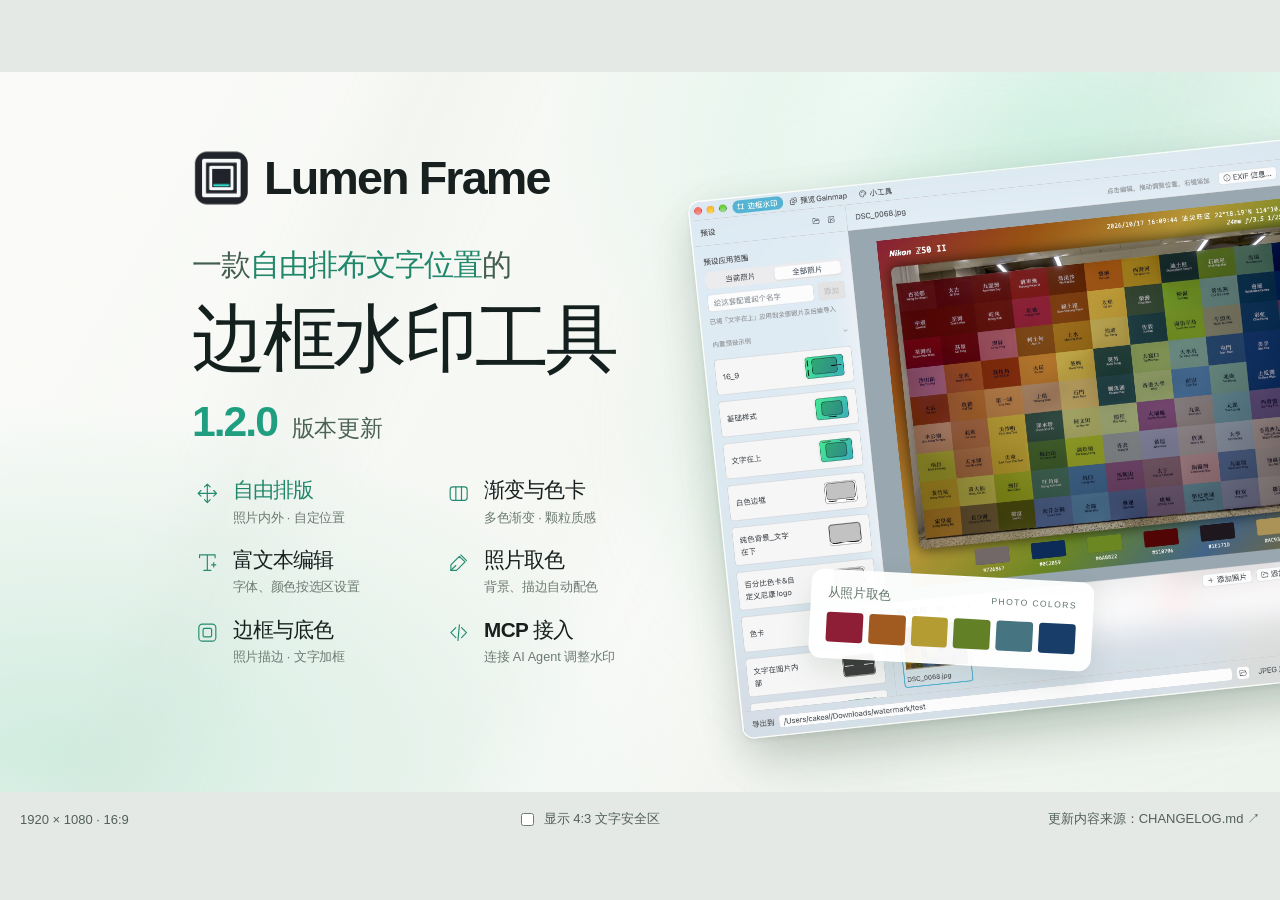
<file: website/covers/lumen-frame-1.2.0.html>
<!doctype html>
<html lang="zh-CN">
<head>
  <meta charset="utf-8">
  <meta name="viewport" content="width=device-width, initial-scale=1">
  <meta name="color-scheme" content="light">
  <title>Lumen Frame 1.2.0 · 版本更新封面</title>
  <style>
    :root {
      font-family: -apple-system, BlinkMacSystemFont, "Helvetica Neue", "PingFang SC", "Microsoft YaHei", sans-serif;
      color: #17201f;
      background: #e4e9e6;
      font-synthesis: none;
    }
    * { box-sizing: border-box; }
    body { margin: 0; min-height: 100svh; display: grid; place-content: center; gap: 18px; }
    .preview { position: relative; width: min(100vw, 1600px); aspect-ratio: 16 / 9; overflow: hidden; }
    .cover {
      position: absolute; width: 1920px; height: 1080px; overflow: hidden;
      isolation: isolate; transform-origin: top left;
      background:
        radial-gradient(ellipse at 84% 9%, #d5f3e7 0, transparent 36%),
        radial-gradient(ellipse at 4% 94%, #d1ece0 0, transparent 36%),
        linear-gradient(120deg, #fafbf8 4%, #f5f7f3 55%, #edf3ed 100%);
    }
    .cover::before {
      content: ""; position: absolute; z-index: -1; inset: -350px; opacity: .47;
      background: linear-gradient(121deg, transparent 31%, #b7c6bd30 34%, transparent 39%,
        transparent 49%, #ffffffd9 53%, transparent 60%, #b1c0b730 66%, transparent 71%);
      filter: blur(27px); transform: rotate(-6deg);
    }
    .halo { position: absolute; z-index: -1; top: 156px; left: 1040px; width: 960px; height: 780px; border-radius: 50%; background: #b6ddc77a; filter: blur(80px); }
    /* The 1440px text-safe region is centered in the 1920px canvas. */
    .copy { position: absolute; z-index: 3; top: 115px; left: 288px; width: 730px; }
    .brand { display: flex; align-items: center; gap: 20px; }
    .brand img { display: block; width: 88px; height: 88px; }
    .brand-name { font-size: 70px; font-weight: 700; letter-spacing: -2.8px; }
    .headline { margin: 12px 0 0; font-size: 111px; line-height: 1.2; font-weight: 850; letter-spacing: -5px; color: #14201d; white-space: nowrap; }
    .layout-promise { margin: 54px 0 0; color: #435e51; font-size: 45px; line-height: 1.45; font-weight: 550; letter-spacing: -1.5px; white-space: nowrap; }
    .layout-promise strong { color: #20876b; font-weight: 750; }
    .release { display: flex; align-items: baseline; gap: 22px; margin: 22px 0 0; }
    .version { font-size: 64px; font-weight: 760; letter-spacing: -3px; line-height: 1.1; color: #209f80; font-variant-numeric: lining-nums tabular-nums; }
    .release-label { color: #4b6257; font-size: 35px; font-weight: 600; letter-spacing: -1px; }
    .features { display: grid; grid-template-columns: 1fr 1fr; gap: 28px 24px; margin: 47px 0 0; padding: 0; list-style: none; }
    .feature { display: flex; align-items: flex-start; gap: 15px; min-width: 0; }
    .feature-icon { flex: none; display: grid; place-items: center; width: 46px; height: 46px; margin-top: 2px; color: #248b70; }
    .feature-icon svg { display: block; width: 34px; height: 34px; fill: none; stroke: currentColor; stroke-width: 1.65; stroke-linecap: round; stroke-linejoin: round; }
    .feature h2 { margin: 0; font-size: 31px; font-weight: 650; line-height: 1.35; letter-spacing: -.8px; white-space: nowrap; }
    .feature--accent h2 { color: #20876b; }
    .feature p { margin: 6px 0 0; color: #6c7a73; font-size: 19px; font-weight: 450; line-height: 1.5; white-space: nowrap; }
    .product { position: absolute; z-index: 1; top: 134px; left: 1070px; width: 1250px; margin: 0; transform: rotate(-6deg); transform-origin: 45% 50%; }
    .product::before { content: ""; position: absolute; inset: 40px 45px -26px 20px; border-radius: 32px; background: #667c6b38; filter: blur(35px); }
    .product img { position: relative; display: block; width: 100%; height: auto; border: 2px solid #ffffffd9; border-radius: 17px; box-shadow: 0 25px 65px #20392c25, 0 4px 8px #20392c12; }
    .palette { position: absolute; z-index: 2; top: 755px; left: 1215px; width: 424px; padding: 21px 24px 24px; border: 1px solid #ffffffed; border-radius: 19px; background: #fffffff2; box-shadow: 0 18px 45px #284d3320; transform: rotate(3deg); }
    .palette-label { display: flex; justify-content: space-between; align-items: center; margin-bottom: 16px; color: #607568; font-size: 19px; font-weight: 500; }
    .palette-label span:last-child { font-size: 13px; letter-spacing: 2px; }
    .swatches { display: flex; gap: 9px; }
    .swatches span { flex: 1; height: 45px; border-radius: 5px; background: var(--color); }
    .safe-area { display: none; position: absolute; z-index: 10; inset: 0 240px; border-inline: 2px dashed #db4b84; background: #ec79a105; pointer-events: none; }
    .safe-area::before { content: "中央 4:3 · 主要文字安全区"; position: absolute; top: 18px; left: 20px; padding: 6px 12px; background: #fff; color: #bb326b; font-size: 19px; }
    .show-safe .safe-area { display: block; }
    .tools { display: flex; align-items: center; justify-content: space-between; gap: 20px; padding-inline: 20px; color: #526059; font-size: 13px; }
    .tools label { display: inline-flex; align-items: center; gap: 7px; cursor: pointer; }
    .tools input { accent-color: #209f80; }
    .tools a { color: inherit; text-decoration: none; }
    .tools a:hover { text-decoration: underline; }
    .export body { min-height: 0; display: block; background: white; }
    .export .preview { width: 1920px; height: 1080px; }
    .export .tools { display: none; }
    @media (max-width: 640px) { .tools { font-size: 11px; gap: 12px; padding-inline: 12px; } .source-link { display: none; } }
    @media print { @page { size: 1920px 1080px; margin: 0; } body { display: block; } .preview { width: 1920px; height: 1080px; } .tools { display: none; } .cover { transform: none !important; } }
  </style>
</head>
<body>
  <div class="preview" id="preview">
    <main class="cover" id="cover" aria-label="Lumen Frame 1.2.0 版本更新视频封面">
      <div class="halo" aria-hidden="true"></div>
      <section class="copy">
        <div class="brand"><img src="../../assets/app-icon/LumenFrame.iconset/icon_128x128@2x.png" width="88" height="88" alt="Lumen Frame 图标"><span class="brand-name">Lumen Frame</span></div>
        <p class="layout-promise">一款<strong>自由排布文字位置</strong>的</p>
        <h1 class="headline">边框水印工具</h1>
        <p class="release"><span class="version">1.2.0</span><span class="release-label">版本更新</span></p>
        <!-- Content is summarized from the 1.2.0 section of CHANGELOG.md. -->
        <ul class="features">
          <li class="feature feature--accent"><span class="feature-icon" aria-hidden="true"><svg viewBox="0 0 32 32"><path d="M16 3v26M3 16h26M12 7l4-4 4 4M12 25l4 4 4-4M7 12l-4 4 4 4m18-8 4 4-4 4"/></svg></span><div><h2>自由排版</h2><p>照片内外 · 自定位置</p></div></li>
          <li class="feature"><span class="feature-icon" aria-hidden="true"><svg viewBox="0 0 32 32"><rect x="4" y="7" width="24" height="19" rx="4"/><path d="M12 7v19m8-19v19"/></svg></span><div><h2>渐变与色卡</h2><p>多色渐变 · 颗粒质感</p></div></li>
          <li class="feature"><span class="feature-icon" aria-hidden="true"><svg viewBox="0 0 32 32"><path d="M5 9V5h22v4M16 5v22m-5 0h10m1-8h6m-3-3v6"/></svg></span><div><h2>富文本编辑</h2><p>字体、颜色按选区设置</p></div></li>
          <li class="feature"><span class="feature-icon" aria-hidden="true"><svg viewBox="0 0 32 32"><path d="m19 5 8 8M17 7l8 8-12 12H5v-8Z"/><path d="m5 27 7-7"/></svg></span><div><h2>照片取色</h2><p>背景、描边自动配色</p></div></li>
          <li class="feature"><span class="feature-icon" aria-hidden="true"><svg viewBox="0 0 32 32"><rect x="4" y="4" width="24" height="24" rx="5"/><rect x="10" y="10" width="12" height="12" rx="2"/></svg></span><div><h2>边框与底色</h2><p>照片描边 · 文字加框</p></div></li>
          <li class="feature"><span class="feature-icon" aria-hidden="true"><svg viewBox="0 0 32 32"><path d="m12 9-7 7 7 7m8-14 7 7-7 7m-3-18-2 22"/></svg></span><div><h2>MCP 接入</h2><p>连接 AI Agent 调整水印</p></div></li>
        </ul>
      </section>
      <figure class="product"><img src="../../pics/main_page.jpg" width="3072" height="1990" alt="Lumen Frame 1.2.0 实际界面，展示照片取色、渐变背景与色卡水印"></figure>
      <aside class="palette" aria-label="照片代表色示意"><div class="palette-label"><span>从照片取色</span><span>PHOTO COLORS</span></div><div class="swatches" aria-hidden="true"><span style="--color:#8e1e36"></span><span style="--color:#a15a1f"></span><span style="--color:#b49b32"></span><span style="--color:#628126"></span><span style="--color:#477481"></span><span style="--color:#183d68"></span></div></aside>
      <div class="safe-area" aria-hidden="true"></div>
    </main>
  </div>
  <nav class="tools" aria-label="封面预览工具"><span>1920 × 1080 · 16:9</span><label><input type="checkbox" id="safe-toggle">显示 4:3 文字安全区</label><a class="source-link" href="../../CHANGELOG.md">更新内容来源：CHANGELOG.md ↗</a></nav>
  <script>
    const preview = document.getElementById('preview');
    const cover = document.getElementById('cover');
    const safeToggle = document.getElementById('safe-toggle');
    const params = new URLSearchParams(location.search);
    if (params.has('export')) document.documentElement.classList.add('export');
    function fit() { cover.style.transform = `scale(${preview.clientWidth / 1920})`; }
    safeToggle.checked = params.has('safe');
    function setSafeArea() { cover.classList.toggle('show-safe', safeToggle.checked); }
    safeToggle.addEventListener('change', setSafeArea);
    new ResizeObserver(fit).observe(preview);
    setSafeArea();
    fit();
  </script>
</body>
</html>
</file>
